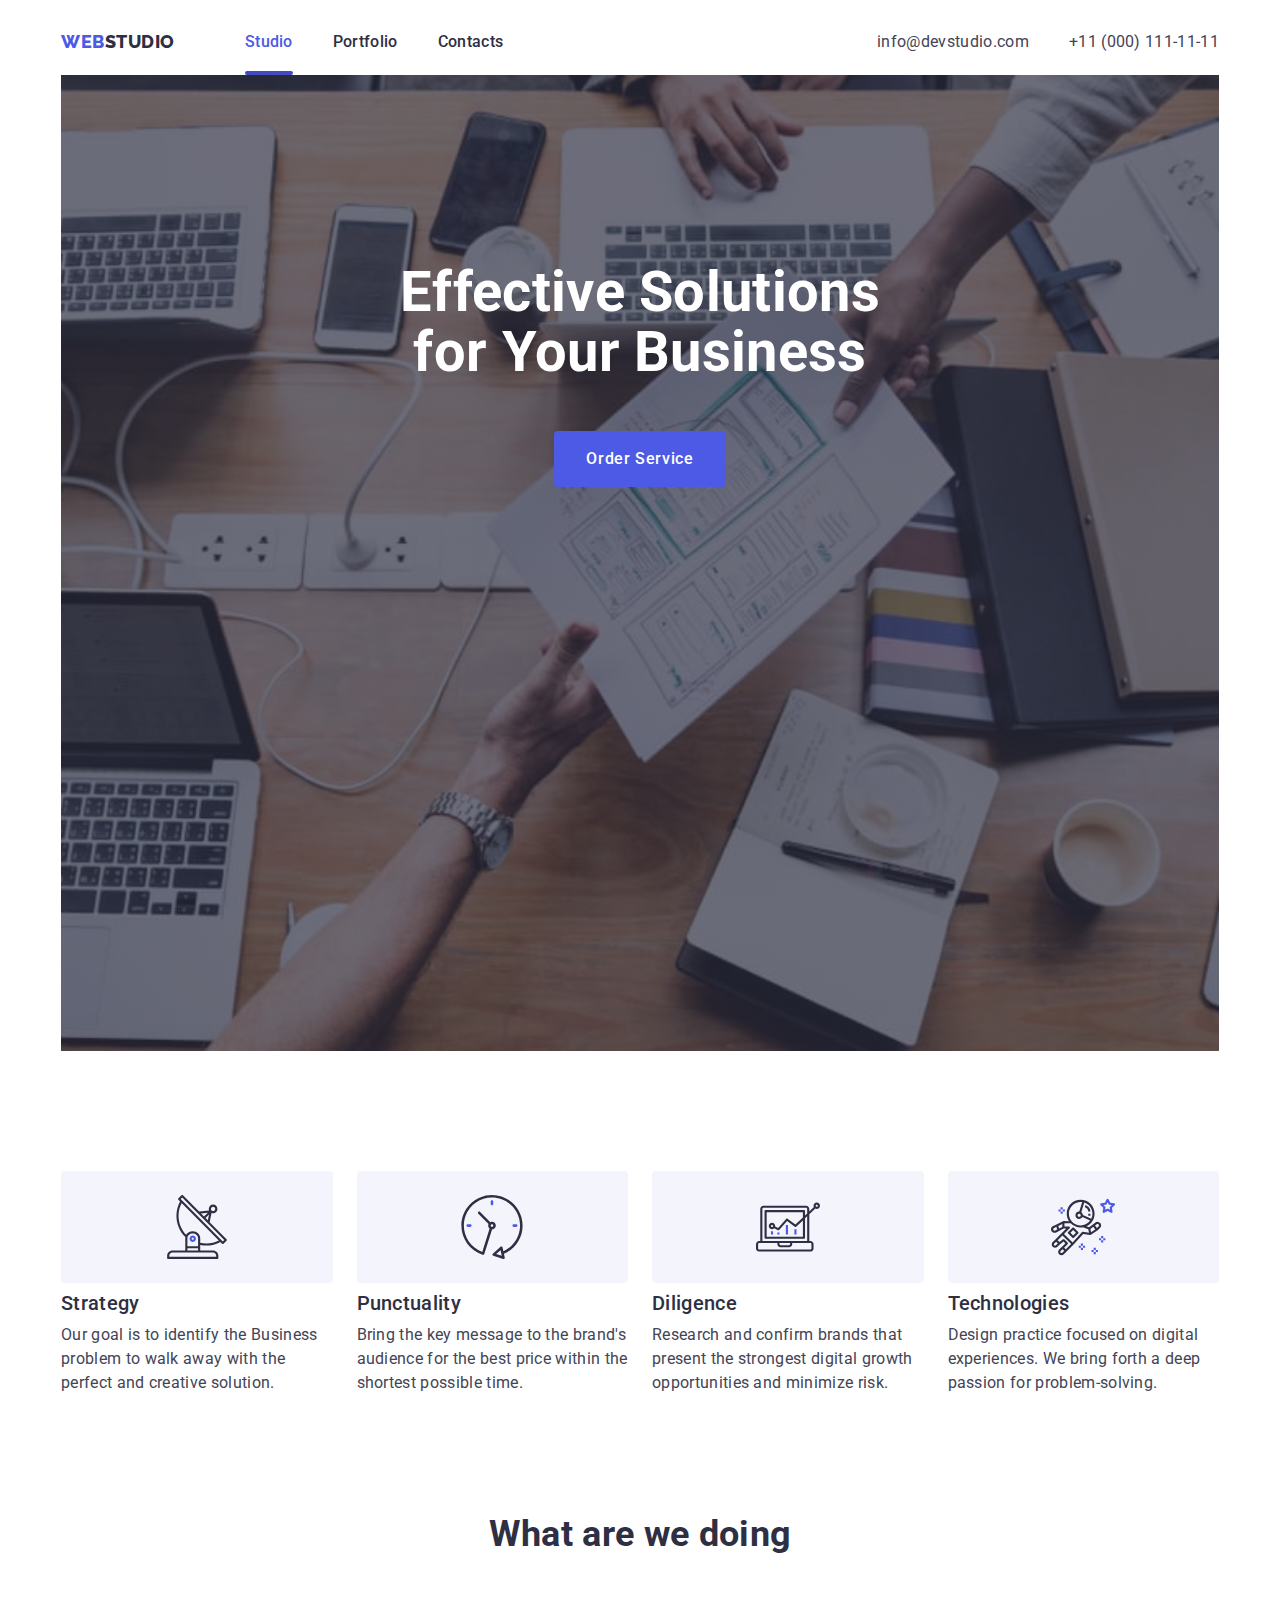
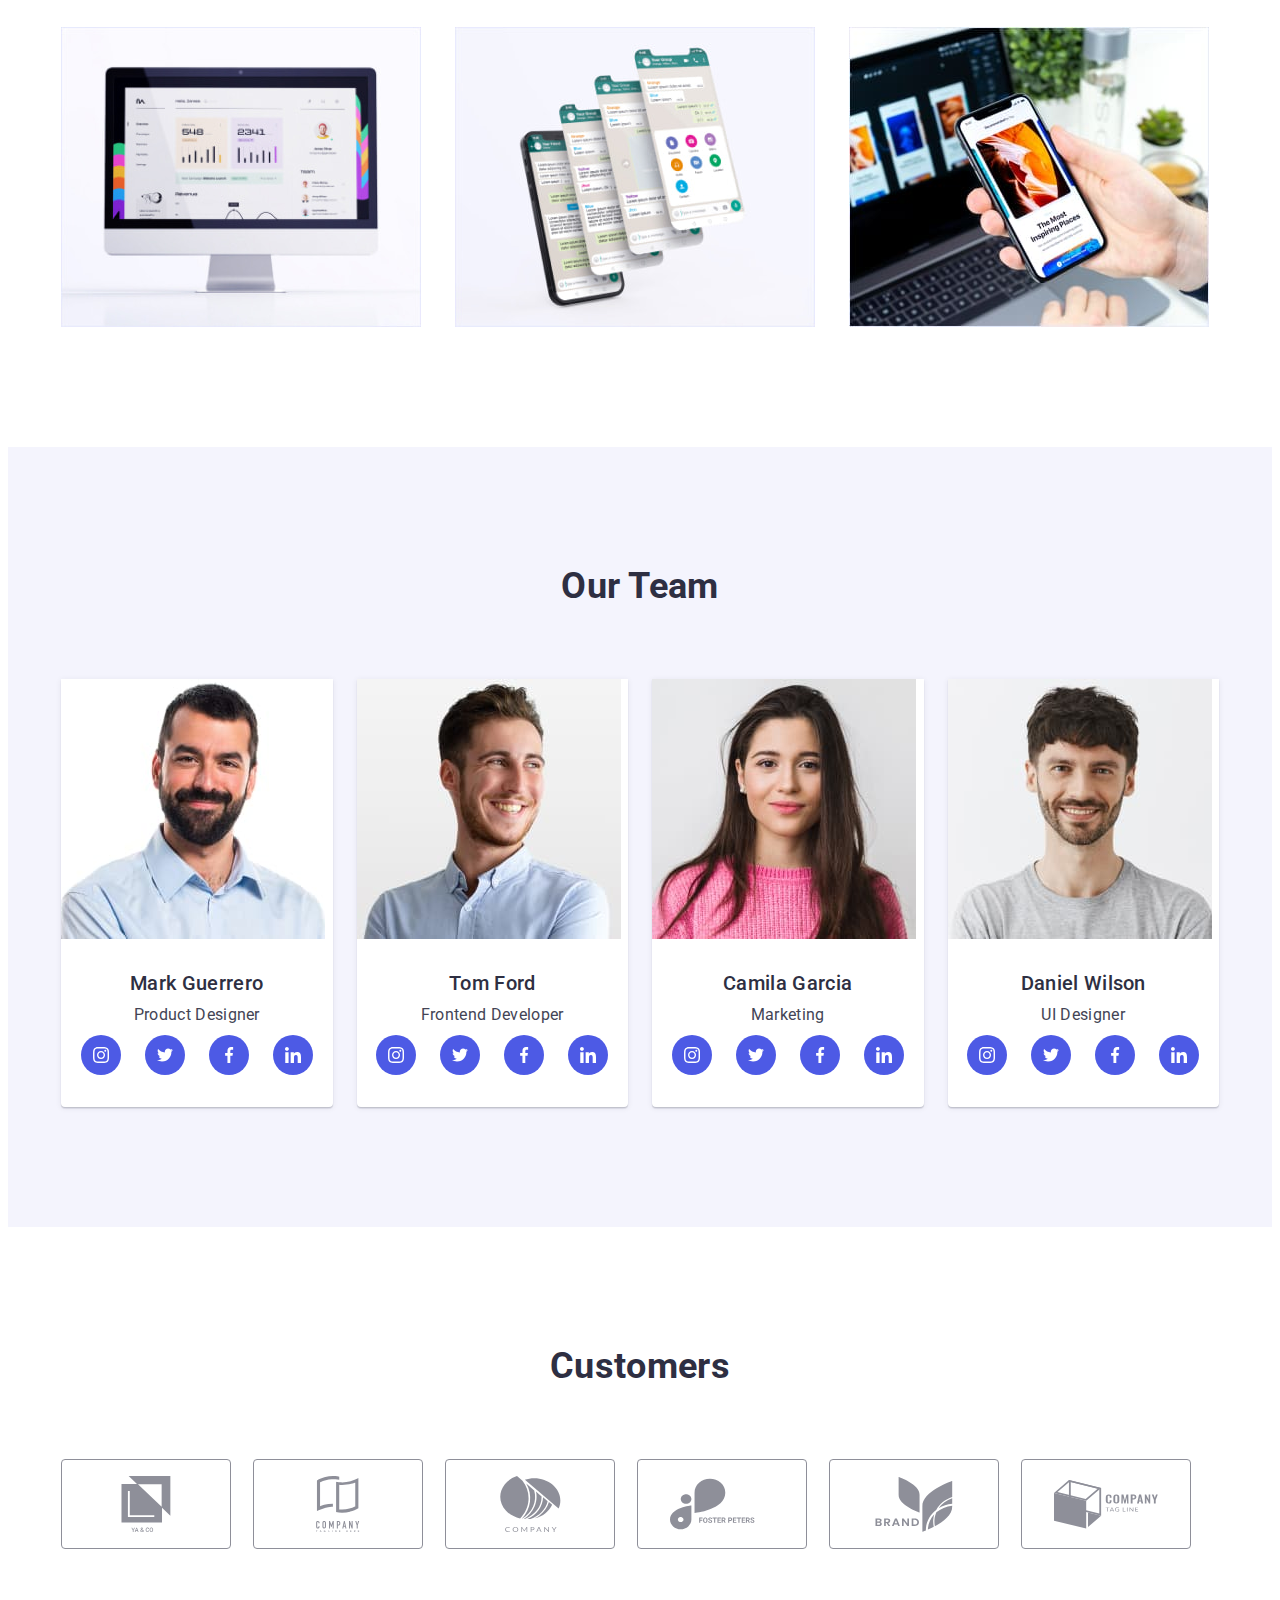
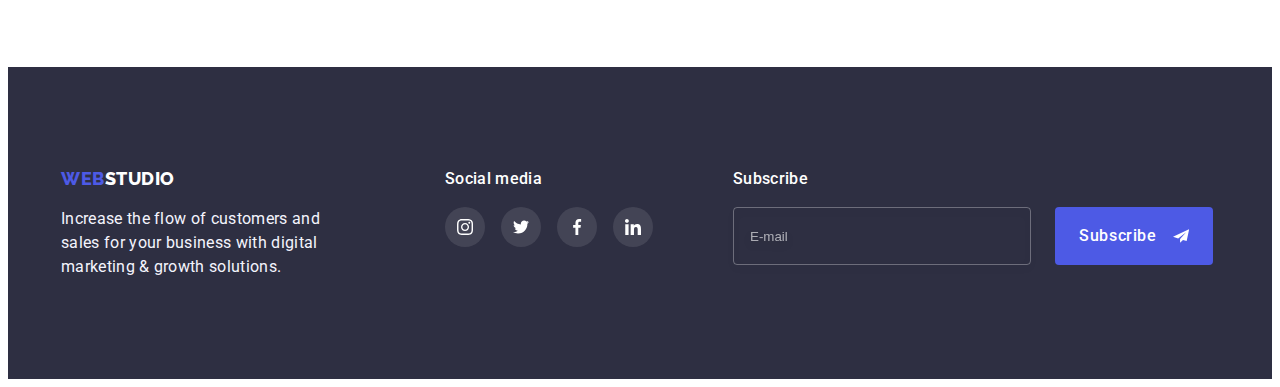
<file: index.html>
<!DOCTYPE html>
<html lang="en">
  <head>
    <meta charset="UTF-8" />
    <meta http-equiv="X-UA-Compatible" content="IE=edge" />
    <meta name="viewport" content="width=device-width, initial-scale=1.0" />
    <title>WebStudio</title>
    <link rel="preconnect" href="https://fonts.googleapis.com" />
    <link rel="preconnect" href="https://fonts.gstatic.com" crossorigin />
    <link
      href="https://fonts.googleapis.com/css2?family=Raleway:wght@800&family=Roboto:wght@400;500;700&display=swap"
      rel="stylesheet"
    />

    <link
      rel="stylesheet"
      href="https://cdnjs.cloudflare.com/ajax/libs/modern-normalize/1.1.0/modern-normalize.min.css"
      integrity="sha512-wpPYUAdjBVSE4KJnH1VR1HeZfpl1ub8YT/NKx4PuQ5NmX2tKuGu6U/JRp5y+Y8XG2tV+wKQpNHVUX03MfMFn9Q=="
      crossorigin="anonymous"
      referrerpolicy="no-referrer"
    />

    <link rel="stylesheet" href="./css/styles.css" />
  </head>
  <body>
    <!--heder-->

    <header class="header-page">
      <div class="container">
        <div class="heder-container">
          <nav class="nav-items">
            <a href="./index.html" class="logo">
              <span class="logo-color">Web</span>Studio
            </a>

            <ul class="nav-menu list">
              <li>
                <a href="./index.html" class="nav-link current">Studio</a>
              </li>
              <li>
                <a href="./portfolio.html" class="nav-link">Portfolio</a>
              </li>
              <li><a href="" class="nav-link">Contacts</a></li>
            </ul>
          </nav>

          <button type="button" class="btn-mobile js-open-menu">
            <svg class="icon-burger" width="32" height="22">
              <use href="./images/icons.svg#icon-burger"></use>
            </svg>
          </button>

          <address class="address">
            <ul class="contact-menu list">
              <li>
                <a href="mailto:info@devstudio.com" class="contact-link"
                  >info@devstudio.com</a
                >
              </li>
              <li>
                <a href="tel:+110001111111" class="contact-link"
                  >+11 (000) 111-11-11</a
                >
              </li>
            </ul>
          </address>
        </div>
      </div>

      <div class="mob-box js-menu-container">
        <div class="container mob-menu">
          <button type="button" class="btn-mobil-close js-close-menu">
            <svg class="icon-close-mob" width="8" height="8">
              <use href="./images/icons.svg#icon-close"></use>
            </svg>
          </button>

          <nav>
            <ul class="nav-menu-mobil list">
              <li>
                <a href="./index.html" class="nav-link-mobil current">Studio</a>
              </li>
              <li>
                <a href="./portfolio.html" class="nav-link-mobil">Portfolio</a>
              </li>
              <li><a href="" class="nav-link-mobil">Contacts</a></li>
            </ul>
          </nav>

          <div>
            <address>
              <ul class="contact-menu-mobil list">
                <li class="tel-cont">
                  <a href="tel:+110001111111" class="contact-link-mobil tel"
                    >+11 (000) 111-11-11</a
                  >
                </li>
                <li>
                  <a
                    href="mailto:info@devstudio.com"
                    class="contact-link-mobil mail"
                    >info@devstudio.com</a
                  >
                </li>
              </ul>
            </address>
            <ul class="socials-list-mob list">
              <li class="social-item">
                <a href="" class="social-link">
                  <svg class="icon-social" width="24" height="24">
                    <use href="./images/icons.svg#icon-instagram"></use>
                  </svg>
                </a>
              </li>
              <li class="social-item">
                <a href="" class="social-link">
                  <svg class="icon-social" width="24" height="24">
                    <use href="./images/icons.svg#icon-twitter"></use>
                  </svg>
                </a>
              </li>
              <li class="social-item">
                <a href="" class="social-link">
                  <svg class="icon-social" width="24" height="24">
                    <use href="./images/icons.svg#icon-facebook"></use>
                  </svg>
                </a>
              </li>
              <li class="social-item">
                <a href="" class="social-link">
                  <svg class="icon-social" width="24" height="24">
                    <use href="./images/icons.svg#icon-linkedin"></use>
                  </svg>
                </a>
              </li>
            </ul>
          </div>
        </div>
      </div>
    </header>

    <!-- MOBIL MENU  -->

    <main>
      <!--hero-->

      <section class="hero">
        <div class="container">
          <h1 class="hero-title">Effective Solutions for Your Business</h1>
          <button type="button" class="hero-button" data-modal-open>
            Order Service
          </button>
        </div>
      </section>

      <!--Benefits-->

      <section class="section benefits">
        <div class="container">
          <div class="benefits-container">
            <h2 class="section-title visually-hidden">Benefits</h2>

            <ul class="section-items list">
              <li class="benefits-item">
                <div class="icon-container">
                  <svg class="icon-bgr" width="64" height="64">
                    <use href="./images/icons.svg#icon-antenna1"></use>
                  </svg>
                </div>
                <h3 class="section-subtitle title-mobil">Strategy</h3>
                <p class="section-text">
                  Our goal is to identify the Business problem to walk away with
                  the perfect and creative solution.
                </p>
              </li>

              <li class="benefits-item">
                <div class="icon-container">
                  <svg class="icon-bgr" width="64" height="64">
                    <use href="./images/icons.svg#icon-clock2"></use>
                  </svg>
                </div>
                <h3 class="section-subtitle title-mobil">Punctuality</h3>
                <p class="section-text">
                  Bring the key message to the brand's audience for the best
                  price within the shortest possible time.
                </p>
              </li>

              <li class="benefits-item">
                <div class="icon-container">
                  <svg class="icon-bgr" width="64" height="64">
                    <use href="./images/icons.svg#icon-diagram3"></use>
                  </svg>
                </div>
                <h3 class="section-subtitle title-mobil">Diligence</h3>
                <p class="section-text">
                  Research and confirm brands that present the strongest digital
                  growth opportunities and minimize risk.
                </p>
              </li>

              <li class="benefits-item">
                <div class="icon-container">
                  <svg class="icon-bgr" width="64" height="64">
                    <use href="./images/icons.svg#icon-astronaut4"></use>
                  </svg>
                </div>
                <h3 class="section-subtitle title-mobil">Technologies</h3>
                <p class="section-text">
                  Design practice focused on digital experiences. We bring forth
                  a deep passion for problem-solving.
                </p>
              </li>
            </ul>
          </div>
        </div>
      </section>

      <!-- services -->

      <section class="section container-hide no-padding">
        <div class="container">
          <h2 class="section-title">What are we doing</h2>

          <ul class="section-items list">
            <li class="services-item">
              <img
                srcset="./images/img1.jpg 1x, ./images/img1@2x.jpg 2x"
                src="./images/img1.jpg"
                alt="diagram"
                width="360"
              />
            </li>
            <li class="services-item">
              <img
                srcset="./images/img2.jpg 1x, ./images/img2@2x.jpg 2x"
                src="./images/img2.jpg"
                alt="telephone"
                width="360"
              />
            </li>
            <li class="services-item">
              <img
                srcset="./images/img3.jpg 1x, ./images/img3@2x.jpg 2x"
                src="./images/img3.jpg"
                alt="telephone hand"
                width="360"
              />
            </li>
          </ul>
        </div>
      </section>

      <!--team-->

      <section class="section team">
        <div class="container more-padding">
          <h2 class="section-title">Our Team</h2>

          <ul class="section-items list">
            <li class="team-item">
              <img
                srcset="./images/img-3.jpg 1x, ./images/img-3@2x.jpg 2x"
                src="./images/img-3.jpg"
                alt="Mark Guerrero"
                width="264"
              />
              <div class="team-card">
                <h3 class="section-subtitle">Mark Guerrero</h3>
                <p class="section-text">Product Designer</p>

                <ul class="socials-list list">
                  <li class="social-item">
                    <a href="" class="social-link">
                      <svg class="icon-social" width="16" height="16">
                        <use href="./images/icons.svg#icon-instagram"></use>
                      </svg>
                    </a>
                  </li>
                  <li class="social-item">
                    <a href="" class="social-link">
                      <svg class="icon-social" width="16" height="16">
                        <use href="./images/icons.svg#icon-twitter"></use>
                      </svg>
                    </a>
                  </li>
                  <li class="social-item">
                    <a href="" class="social-link">
                      <svg class="icon-social" width="16" height="16">
                        <use href="./images/icons.svg#icon-facebook"></use>
                      </svg>
                    </a>
                  </li>
                  <li class="social-item">
                    <a href="" class="social-link">
                      <svg class="icon-social" width="16" height="16">
                        <use href="./images/icons.svg#icon-linkedin"></use>
                      </svg>
                    </a>
                  </li>
                </ul>
              </div>
            </li>

            <li class="team-item">
              <img
                srcset="./images/img-2.jpg 1x, ./images/img-2@2x.jpg 2x"
                src="./images/img-2.jpg"
                alt="Tom Ford"
                width="264"
              />
              <div class="team-card">
                <h3 class="section-subtitle">Tom Ford</h3>
                <p class="section-text">Frontend Developer</p>
                <ul class="socials-list list">
                  <li class="social-item">
                    <a href="" class="social-link">
                      <svg class="icon-social" width="16" height="16">
                        <use href="./images/icons.svg#icon-instagram"></use>
                      </svg>
                    </a>
                  </li>
                  <li class="social-item">
                    <a href="" class="social-link">
                      <svg class="icon-social" width="16" height="16">
                        <use href="./images/icons.svg#icon-twitter"></use>
                      </svg>
                    </a>
                  </li>
                  <li class="social-item">
                    <a href="" class="social-link">
                      <svg class="icon-social" width="16" height="16">
                        <use href="./images/icons.svg#icon-facebook"></use>
                      </svg>
                    </a>
                  </li>
                  <li class="social-item">
                    <a href="" class="social-link">
                      <svg class="icon-social" width="16" height="16">
                        <use href="./images/icons.svg#icon-linkedin"></use>
                      </svg>
                    </a>
                  </li>
                </ul>
              </div>
            </li>

            <li class="team-item">
              <img
                srcset="./images/img-1.jpg 1x, ./images/img-1@2x.jpg 2x"
                src="./images/img-1.jpg"
                alt="Camila Garcia"
                width="264"
              />
              <div class="team-card">
                <h3 class="section-subtitle">Camila Garcia</h3>
                <p class="section-text">Marketing</p>
                <ul class="socials-list list">
                  <li class="social-item">
                    <a href="" class="social-link">
                      <svg class="icon-social" width="16" height="16">
                        <use href="./images/icons.svg#icon-instagram"></use>
                      </svg>
                    </a>
                  </li>
                  <li class="social-item">
                    <a href="" class="social-link">
                      <svg class="icon-social" width="16" height="16">
                        <use href="./images/icons.svg#icon-twitter"></use>
                      </svg>
                    </a>
                  </li>
                  <li class="social-item">
                    <a href="" class="social-link">
                      <svg class="icon-social" width="16" height="16">
                        <use href="./images/icons.svg#icon-facebook"></use>
                      </svg>
                    </a>
                  </li>
                  <li class="social-item">
                    <a href="" class="social-link">
                      <svg class="icon-social" width="16" height="16">
                        <use href="./images/icons.svg#icon-linkedin"></use>
                      </svg>
                    </a>
                  </li>
                </ul>
              </div>
            </li>

            <li class="team-item">
              <img
                srcset="./images/img.jpg 1x, ./images/img@2x.jpg 2x"
                src="./images/img.jpg"
                alt="Camila Garcia"
                width="264"
              />
              <div class="team-card">
                <h3 class="section-subtitle">Daniel Wilson</h3>
                <p class="section-text">UI Designer</p>
                <ul class="socials-list list">
                  <li class="social-item">
                    <a href="" class="social-link">
                      <svg class="icon-social" width="16" height="16">
                        <use href="./images/icons.svg#icon-instagram"></use>
                      </svg>
                    </a>
                  </li>
                  <li class="social-item">
                    <a href="" class="social-link">
                      <svg class="icon-social" width="16" height="16">
                        <use href="./images/icons.svg#icon-twitter"></use>
                      </svg>
                    </a>
                  </li>
                  <li class="social-item">
                    <a href="" class="social-link">
                      <svg class="icon-social" width="16" height="16">
                        <use href="./images/icons.svg#icon-facebook"></use>
                      </svg>
                    </a>
                  </li>
                  <li class="social-item">
                    <a href="" class="social-link">
                      <svg class="icon-social" width="16" height="16">
                        <use href="./images/icons.svg#icon-linkedin"></use>
                      </svg>
                    </a>
                  </li>
                </ul>
              </div>
            </li>
          </ul>
        </div>
      </section>
      <section class="section">
        <div class="container more-padding">
          <h2 class="section-title">Customers</h2>

          <ul class="section-items company-items list">
            <li class="company">
              <a href="" class="company-link">
                <svg class="company-icon" width="104" height="56">
                  <use href="./images/icons.svg#icon-logo1"></use>
                </svg>
              </a>
            </li>

            <li class="company">
              <a href="" class="company-link">
                <svg class="company-icon" width="104" height="56">
                  <use href="./images/icons.svg#icon-logo2"></use>
                </svg>
              </a>
            </li>
            <li class="company">
              <a href="" class="company-link">
                <svg class="company-icon" width="104" height="56">
                  <use href="./images/icons.svg#icon-logo3"></use>
                </svg>
              </a>
            </li>
            <li class="company">
              <a href="" class="company-link">
                <svg class="company-icon" width="104" height="56">
                  <use href="./images/icons.svg#icon-logo4"></use>
                </svg>
              </a>
            </li>
            <li class="company">
              <a href="" class="company-link">
                <svg class="company-icon" width="104" height="56">
                  <use href="./images/icons.svg#icon-logo5"></use>
                </svg>
              </a>
            </li>
            <li class="company">
              <a href="" class="company-link">
                <svg class="company-icon" width="104" height="56">
                  <use href="./images/icons.svg#icon-logo6"></use>
                </svg>
              </a>
            </li>
          </ul>
        </div>
      </section>
    </main>

    <!--footer-->

    <footer class="footer-page">
      <div class="container more-padding footer">
        <div class="footer-box">
          <a href="./index.html" class="logo">
            <span class="logo-color">Web</span
            ><span class="footer-logo-color">Studio</span>
          </a>
          <p class="footer-text">
            Increase the flow of customers and sales for your business with
            digital marketing & growth solutions.
          </p>
        </div>

        <div class="icon-box">
          <h3 class="subtitle-footer">Social media</h3>

          <ul class="socials-footer list">
            <li class="social-item-footer">
              <a href="" class="social-link-footer">
                <svg class="icon-social-footer" width="16" height="16">
                  <use href="./images/icons.svg#icon-instagram"></use>
                </svg>
              </a>
            </li>
            <li class="social-item-footer">
              <a href="" class="social-link-footer">
                <svg class="icon-social-footer" width="16" height="16">
                  <use href="./images/icons.svg#icon-twitter"></use>
                </svg>
              </a>
            </li>
            <li class="social-item-footer">
              <a href="" class="social-link-footer">
                <svg class="icon-social-footer" width="16" height="16">
                  <use href="./images/icons.svg#icon-facebook"></use>
                </svg>
              </a>
            </li>
            <li class="social-item-footer">
              <a href="" class="social-link-footer">
                <svg class="icon-social-footer" width="16" height="16">
                  <use href="./images/icons.svg#icon-linkedin"></use>
                </svg>
              </a>
            </li>
          </ul>
        </div>

        <div class="footer-form-box">
          <h3 class="subtitle-footer">Subscribe</h3>
          <form name="subscribe" class="form-box">
            <label for="email" class="visually-hidden"> Email</label>
            <input type="email" name="email" id="email" placeholder="E-mail" />

            <button type="submit" class="btn-form">
              Subscribe
              <svg class="icon-social-footer subscribe" width="16" height="16">
                <use href="./images/icons.svg#icon-send"></use>
              </svg>
            </button>
          </form>
        </div>
      </div>
    </footer>

    <!--modal-->

    <div class="backdrop is-hidden" data-modal>
      <div class="modal">
        <button type="button" class="btn-modal" data-modal-close>
          <svg class="icon-close" width="8" height="8">
            <use href="./images/icons.svg#icon-close"></use>
          </svg>
        </button>

        <form name="contact-form">
          <div class="form-modal" role="group" aria-labelledby="call-back">
            <p id="call-back" class="form-title">
              Leave your contacts and we will call you back
            </p>

            <div class="form-item">
              <label for="name"> Name</label>
              <div class="input-form">
                <input type="text" name="name" id="name" required autofocus />
                <svg class="icon-form" width="18" height="18">
                  <use href="./images/icons.svg#icon-name"></use>
                </svg>
              </div>
            </div>

            <div class="form-item">
              <label for="phone"> Phone</label>
              <div class="input-form">
                <input type="tel" name="phone" id="phone" required />
                <svg class="icon-form" width="18" height="24">
                  <use href="./images/icons.svg#icon-phone"></use>
                </svg>
              </div>
            </div>

            <div class="form-item">
              <label for="mail"> Email</label>
              <div class="input-form">
                <input type="email" name="mail" id="mail" required />
                <svg class="icon-form" width="18" height="24">
                  <use href="./images/icons.svg#icon-mail"></use>
                </svg>
              </div>
            </div>

            <div class="form-item coment">
              <label for="comment">Comment</label>
              <textarea
                placeholder="Text input"
                name="comment"
                id="comment"
              ></textarea>
            </div>

            <div class="privacy-policy">
              <label>
                <input
                  class="checkbox visually-hidden"
                  type="checkbox"
                  name="privacy-policy"
                  value="privacy-policy"
                  required
                />
                <span class="icon-check"></span>
                <span>
                  I accept the terms and conditions of the
                  <a href="#">Privacy Policy</a></span
                >
              </label>
            </div>

            <button type="submit" class="btn-form send">Send</button>
          </div>
        </form>
      </div>
    </div>

    <script src="./js/mobile-menu.js"></script>

    <script src="./js/modal.js"></script>
  </body>
</html>
</file>
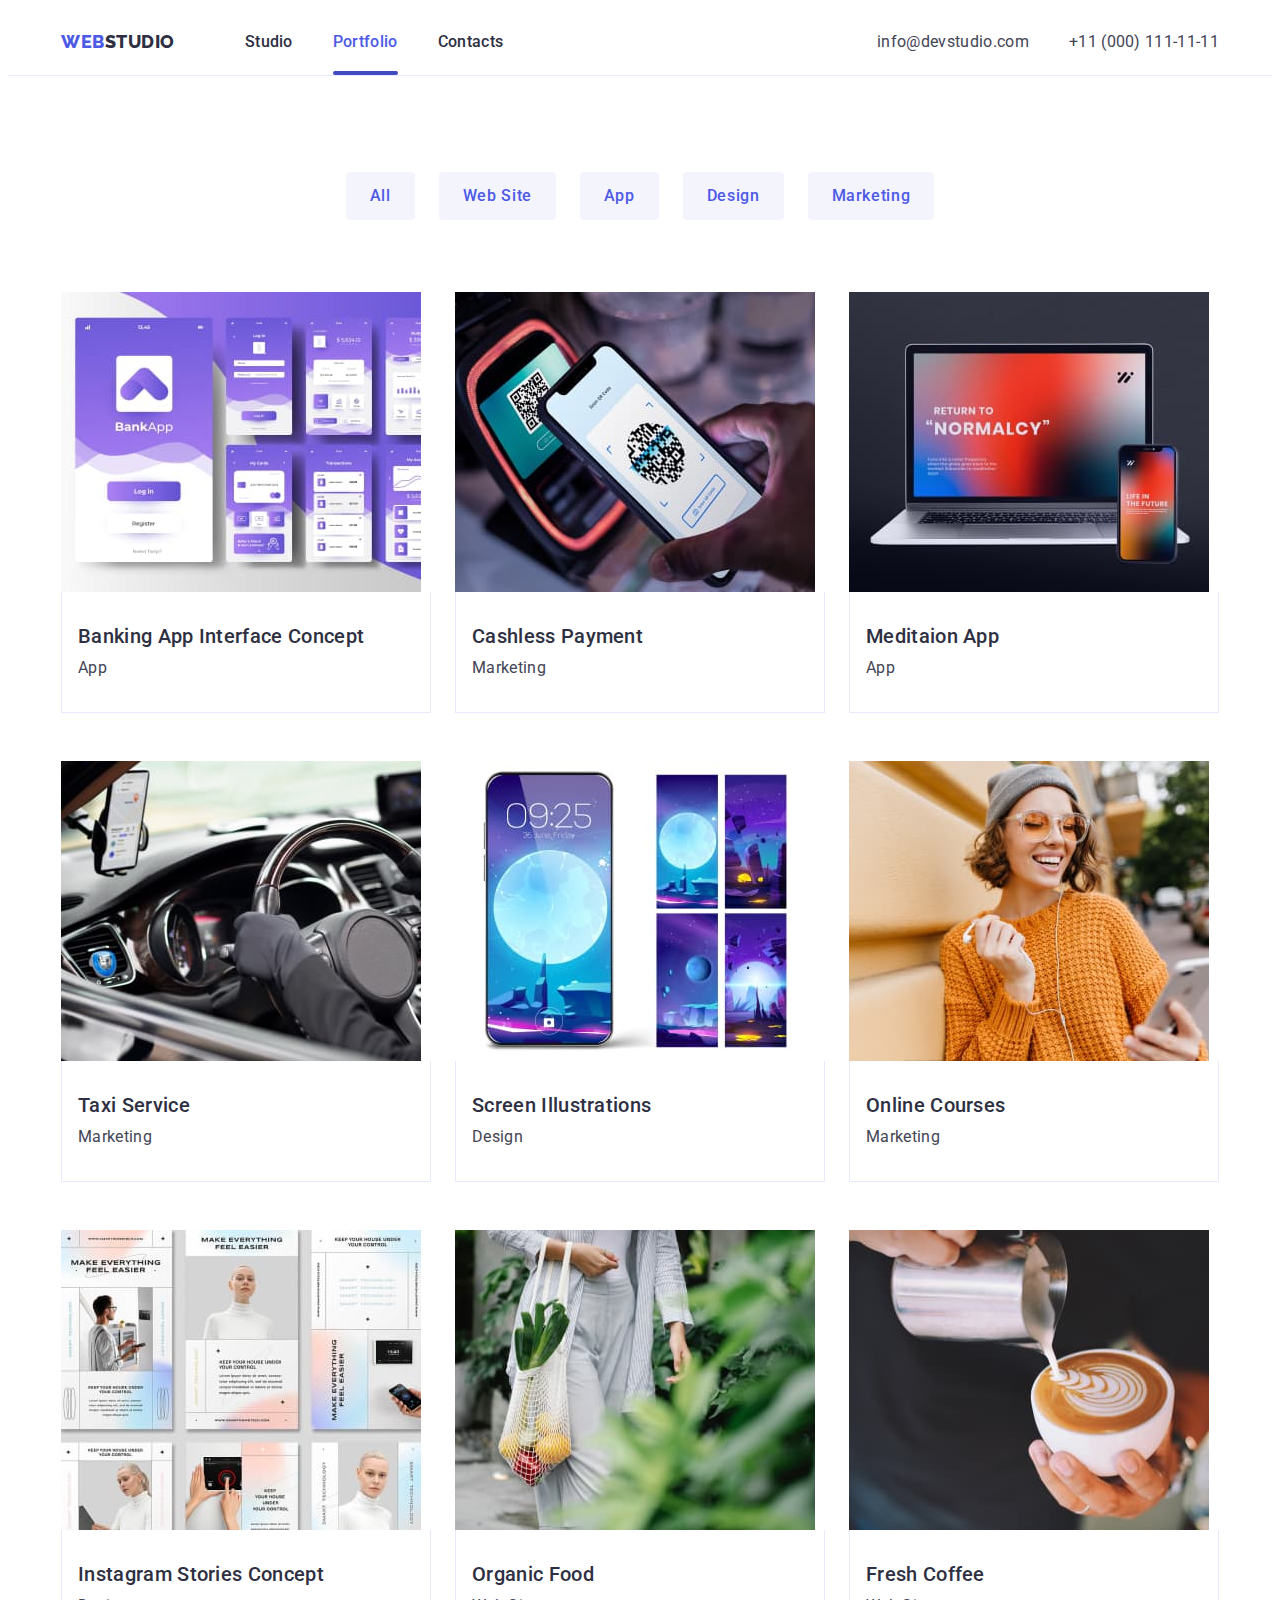
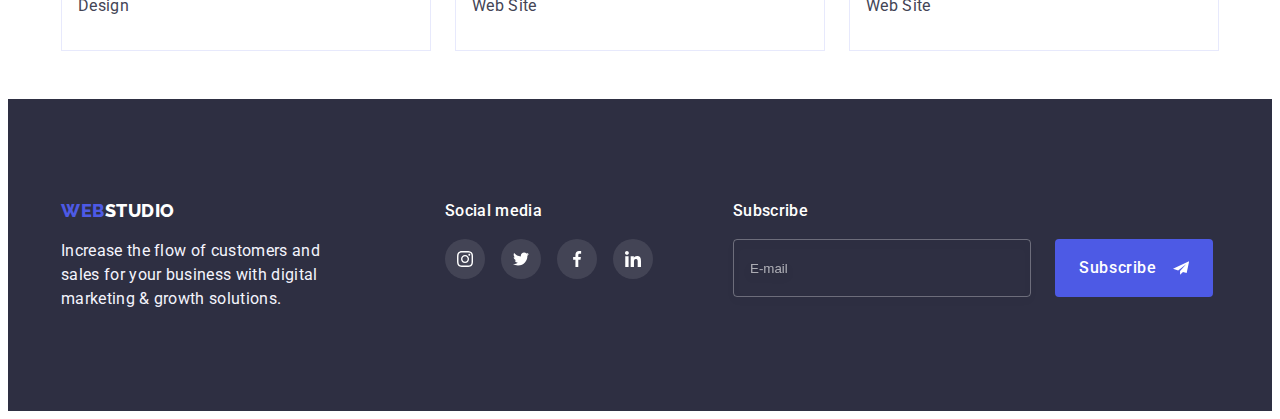
<file: portfolio.html>
<!DOCTYPE html>
<html lang="en">
  <head>
    <meta charset="UTF-8" />
    <meta http-equiv="X-UA-Compatible" content="IE=edge" />
    <meta name="viewport" content="width=device-width, initial-scale=1.0" />
    <title>Portfolio</title>
    <link rel="preconnect" href="https://fonts.googleapis.com" />
    <link rel="preconnect" href="https://fonts.gstatic.com" crossorigin />
    <link
      href="https://fonts.googleapis.com/css2?family=Raleway:wght@800&family=Roboto:wght@400;500;700&display=swap"
      rel="stylesheet"
    />
    <link
      rel="stylesheet"
      href="https://cdnjs.cloudflare.com/ajax/libs/modern-normalize/1.1.0/modern-normalize.min.css"
      integrity="sha512-wpPYUAdjBVSE4KJnH1VR1HeZfpl1ub8YT/NKx4PuQ5NmX2tKuGu6U/JRp5y+Y8XG2tV+wKQpNHVUX03MfMFn9Q=="
      crossorigin="anonymous"
      referrerpolicy="no-referrer"
    />
    <link rel="stylesheet" href="./css/styles.css" />
  </head>
  <body>
    <!--heder-->
    <header class="header-page portfolio">
      <div class="container">
        <div class="heder-container">
          <nav class="nav-items">
            <a href="./index.html" class="logo">
              <span class="logo-color">Web</span>Studio
            </a>

            <ul class="nav-menu list">
              <li>
                <a href="./index.html" class="nav-link">Studio</a>
              </li>
              <li>
                <a href="./portfolio.html" class="nav-link current"
                  >Portfolio</a
                >
              </li>
              <li><a href="" class="nav-link">Contacts</a></li>
            </ul>
          </nav>

          <button type="button" class="btn-mobile js-open-menu">
            <svg class="icon-burger" width="32" height="22">
              <use href="./images/icons.svg#icon-burger"></use>
            </svg>
          </button>

          <address class="address">
            <ul class="contact-menu list">
              <li>
                <a href="mailto:info@devstudio.com" class="contact-link"
                  >info@devstudio.com</a
                >
              </li>
              <li>
                <a href="tel:+110001111111" class="contact-link"
                  >+11 (000) 111-11-11</a
                >
              </li>
            </ul>
          </address>
        </div>
      </div>

      <div class="mob-box js-menu-container">
        <div class="container mob-menu">
          <button type="button" class="btn-mobil-close js-close-menu">
            <svg class="icon-close-mob" width="8" height="8">
              <use href="./images/icons.svg#icon-close"></use>
            </svg>
          </button>

          <nav>
            <ul class="nav-menu-mobil list">
              <li>
                <a href="./index.html" class="nav-link-mobil">Studio</a>
              </li>
              <li>
                <a href="./portfolio.html" class="nav-link-mobil current"
                  >Portfolio</a
                >
              </li>
              <li><a href="" class="nav-link-mobil">Contacts</a></li>
            </ul>
          </nav>

          <div>
            <address>
              <ul class="contact-menu-mobil list">
                <li class="tel-cont">
                  <a href="tel:+110001111111" class="contact-link-mobil tel"
                    >+11 (000) 111-11-11</a
                  >
                </li>
                <li>
                  <a
                    href="mailto:info@devstudio.com"
                    class="contact-link-mobil mail"
                    >info@devstudio.com</a
                  >
                </li>
              </ul>
            </address>
            <ul class="socials-list-mob list">
              <li class="social-item">
                <a href="" class="social-link">
                  <svg class="icon-social" width="24" height="24">
                    <use href="./images/icons.svg#icon-instagram"></use>
                  </svg>
                </a>
              </li>
              <li class="social-item">
                <a href="" class="social-link">
                  <svg class="icon-social" width="24" height="24">
                    <use href="./images/icons.svg#icon-twitter"></use>
                  </svg>
                </a>
              </li>
              <li class="social-item">
                <a href="" class="social-link">
                  <svg class="icon-social" width="24" height="24">
                    <use href="./images/icons.svg#icon-facebook"></use>
                  </svg>
                </a>
              </li>
              <li class="social-item">
                <a href="" class="social-link">
                  <svg class="icon-social" width="24" height="24">
                    <use href="./images/icons.svg#icon-linkedin"></use>
                  </svg>
                </a>
              </li>
            </ul>
          </div>
        </div>
      </div>
    </header>

    <main>
      <!--portfolio-->
      <section class="section portfolio no-padding">
        <div class="container">
          <h1 class="section-title visually-hidden">Portfolio</h1>
          <ul class="items-btn list">
            <li><button type="button" class="portfolio-btn">All</button></li>
            <li>
              <button type="button" class="portfolio-btn">Web Site</button>
            </li>
            <li><button type="button" class="portfolio-btn">App</button></li>
            <li><button type="button" class="portfolio-btn">Design</button></li>
            <li>
              <button type="button" class="portfolio-btn">Marketing</button>
            </li>
          </ul>

          <ul class="portfolio-items list">
            <li class="portfolio-panel">
              <a href="" class="portfolio-link">
                <div class="overlay-box">
                  <picture>
                    <source
                      srcset="
                        ./images/img08-desk.jpg    1x,
                        ./images/img08-desk@2x.jpg 2x
                      "
                      media="(min-width:1200px)"
                    />

                    <source
                      srcset="
                        ./images/img08-tabl.jpg    1x,
                        ./images/img08-tabl@2x.jpg 2x
                      "
                      media="(min-width:768px)"
                    />
                    <source
                      srcset="
                        ./images/img08-mob.jpg    1x,
                        ./images/img08-mob@2x.jpg 2x
                      "
                      media="(max-width:767px)"
                    />
                    <img src="./images/img08.jpg" alt="portfolio picture" />
                  </picture>

                  <div class="content-overlay">
                    <p class="overley-text">
                      14 Stylish and User-Friendly App Design Concepts · Task
                      Manager App · Calorie Tracker App · Exotic Fruit Ecommerce
                      App · Cloud Storage App
                    </p>
                  </div>
                </div>
                <div class="portfolio-card">
                  <h2 class="section-subtitle portfolio">
                    Banking App Interface Concept
                  </h2>
                  <p class="section-text">App</p>
                </div>
              </a>
            </li>
            <li class="portfolio-panel">
              <a href="" class="portfolio-link">
                <div class="overlay-box">
                  <picture>
                    <source
                      srcset="
                        ./images/img07-desk.jpg    1x,
                        ./images/img07-desk@2x.jpg 2x
                      "
                      media="(min-width:1200px)"
                    />
                    <source
                      srcset="
                        ./images/img07-tabl.jpg    1x,
                        ./images/img07-tabl@2x.jpg 2x
                      "
                      media="(min-width:768px)"
                    />
                    <source
                      srcset="
                        ./images/img07-mob.jpg    1x,
                        ./images/img07-mob@2x.jpg 2x
                      "
                      media="(max-width:767px)"
                    />

                    <img src="./images/img07.jpg" alt="portfolio picture" />
                  </picture>
                  <div class="content-overlay">
                    <p class="overley-text">
                      14 Stylish and User-Friendly App Design Concepts · Task
                      Manager App · Calorie Tracker App · Exotic Fruit Ecommerce
                      App · Cloud Storage App
                    </p>
                  </div>
                </div>

                <div class="portfolio-card">
                  <h2 class="section-subtitle portfolio">Cashless Payment</h2>
                  <p class="section-text">Marketing</p>
                </div>
              </a>
            </li>
            <li class="portfolio-panel">
              <a href="" class="portfolio-link">
                <div class="overlay-box">
                  <picture>
                    <source
                      srcset="
                        ./images/img06-desk.jpg    1x,
                        ./images/img06-desk@2x.jpg 2x
                      "
                      media="(min-width:1200px)"
                    />
                    <source
                      srcset="
                        ./images/img06-tabl.jpg    1x,
                        ./images/img06-tabl@2x.jpg 2x
                      "
                      media="(min-width:768px)"
                    />
                    <source
                      srcset="
                        ./images/img06-mob.jpg    1x,
                        ./images/img06-mob@2x.jpg 2x
                      "
                      media="(max-width:767px)"
                    />
                    <img src="./images/img06.jpg" alt="portfolio picture" />
                  </picture>
                  <div class="content-overlay">
                    <p class="overley-text">
                      14 Stylish and User-Friendly App Design Concepts · Task
                      Manager App · Calorie Tracker App · Exotic Fruit Ecommerce
                      App · Cloud Storage App
                    </p>
                  </div>
                </div>
                <div class="portfolio-card">
                  <h2 class="section-subtitle portfolio">Meditaion App</h2>
                  <p class="section-text">App</p>
                </div>
              </a>
            </li>
            <li class="portfolio-panel">
              <a href="" class="portfolio-link">
                <div class="overlay-box">
                  <picture>
                    <source
                      srcset="
                        ./images/img05-desk.jpg    1x,
                        ./images/img05-desk@2x.jpg 2x
                      "
                      media="(min-width:1200px)"
                    />
                    <source
                      srcset="
                        ./images/img05-tabl.jpg    1x,
                        ./images/img05-tabl@2x.jpg 2x
                      "
                      media="(min-width:768px)"
                    />
                    <source
                      srcset="
                        ./images/img05-mob.jpg    1x,
                        ./images/img05-mob@2x.jpg 2x
                      "
                      media="(max-width:767px)"
                    />
                    <img src="./images/img05.jpg" alt="portfolio picture" />
                  </picture>
                  <div class="content-overlay">
                    <p class="overley-text">
                      14 Stylish and User-Friendly App Design Concepts · Task
                      Manager App · Calorie Tracker App · Exotic Fruit Ecommerce
                      App · Cloud Storage App
                    </p>
                  </div>
                </div>
                <div class="portfolio-card">
                  <h2 class="section-subtitle portfolio">Taxi Service</h2>
                  <p class="section-text">Marketing</p>
                </div>
              </a>
            </li>
            <li class="portfolio-panel">
              <a href="" class="portfolio-link">
                <div class="overlay-box">
                  <picture>
                    <source
                      srcset="
                        ./images/img04-desk.jpg    1x,
                        ./images/img04-desk@2x.jpg 2x
                      "
                      media="(min-width:1200px)"
                    />
                    <source
                      srcset="
                        ./images/img04-tabl.jpg    1x,
                        ./images/img04-tabl@2x.jpg 2x
                      "
                      media="(min-width:768px)"
                    />
                    <source
                      srcset="
                        ./images/img04-mob.jpg    1x,
                        ./images/img04-mob@2x.jpg 2x
                      "
                      media="(max-width:767px)"
                    />
                    <img src="./images/img04.jpg" alt="portfolio picture" />
                  </picture>
                  <div class="content-overlay">
                    <p class="overley-text">
                      14 Stylish and User-Friendly App Design Concepts · Task
                      Manager App · Calorie Tracker App · Exotic Fruit Ecommerce
                      App · Cloud Storage App
                    </p>
                  </div>
                </div>
                <div class="portfolio-card">
                  <h2 class="section-subtitle portfolio">
                    Screen Illustrations
                  </h2>
                  <p class="section-text">Design</p>
                </div>
              </a>
            </li>
            <li class="portfolio-panel">
              <a href="" class="portfolio-link">
                <div class="overlay-box">
                  <picture>
                    <source
                      srcset="
                        ./images/img03-desk.jpg    1x,
                        ./images/img03-desk@2x.jpg 2x
                      "
                      media="(min-width:1200px)"
                    />
                    <source
                      srcset="
                        ./images/img03-tabl.jpg    1x,
                        ./images/img03-tabl@2x.jpg 2x
                      "
                      media="(min-width:768px)"
                    />
                    <source
                      srcset="
                        ./images/img03-mob.jpg    1x,
                        ./images/img03-mob@2x.jpg 2x
                      "
                      media="(max-width:767px)"
                    />
                    <img src="./images/img03.jpg" alt="portfolio picture" />
                  </picture>
                  <div class="content-overlay">
                    <p class="overley-text">
                      14 Stylish and User-Friendly App Design Concepts · Task
                      Manager App · Calorie Tracker App · Exotic Fruit Ecommerce
                      App · Cloud Storage App
                    </p>
                  </div>
                </div>
                <div class="portfolio-card">
                  <h2 class="section-subtitle portfolio">Online Courses</h2>
                  <p class="section-text">Marketing</p>
                </div>
              </a>
            </li>
            <li class="portfolio-panel">
              <a href="" class="portfolio-link">
                <div class="overlay-box">
                  <div class="overlay-box">
                    <picture>
                      <source
                        srcset="
                          ./images/img02-desk.jpg    1x,
                          ./images/img02-desk@2x.jpg 2x
                        "
                        media="(min-width:1200px)"
                      />
                      <source
                        srcset="
                          ./images/img02-tabl.jpg    1x,
                          ./images/img02-tabl@2x.jpg 2x
                        "
                        media="(min-width:768px)"
                      />
                      <source
                        srcset="
                          ./images/img02-mob.jpg    1x,
                          ./images/img02-mob@2x.jpg 2x
                        "
                        media="(max-width:767px)"
                      />
                      <img src="./images/img02.jpg" alt="portfolio picture" />
                    </picture>
                    <div class="content-overlay">
                      <p class="overley-text">
                        14 Stylish and User-Friendly App Design Concepts · Task
                        Manager App · Calorie Tracker App · Exotic Fruit
                        Ecommerce App · Cloud Storage App
                      </p>
                    </div>
                  </div>
                  <div class="content-overlay">
                    <p class="overley-text">
                      14 Stylish and User-Friendly App Design Concepts · Task
                      Manager App · Calorie Tracker App · Exotic Fruit Ecommerce
                      App · Cloud Storage App
                    </p>
                  </div>
                </div>
                <div class="portfolio-card">
                  <h2 class="section-subtitle portfolio">
                    Instagram Stories Concept
                  </h2>
                  <p class="section-text">Design</p>
                </div>
              </a>
            </li>
            <li class="portfolio-panel">
              <a href="" class="portfolio-link">
                <div class="overlay-box">
                  <picture>
                    <source
                      srcset="
                        ./images/img01-desk.jpg    1x,
                        ./images/img01-desk@2x.jpg 2x
                      "
                      media="(min-width:1200px)"
                    />
                    <source
                      srcset="
                        ./images/img01-tabl.jpg    1x,
                        ./images/img01-tabl@2x.jpg 2x
                      "
                      media="(min-width:768px)"
                    />
                    <source
                      srcset="
                        ./images/img01-mob.jpg    1x,
                        ./images/img01-mob@2x.jpg 2x
                      "
                      media="(max-width:767px)"
                    />
                    <img src="./images/img01.jpg" alt="portfolio picture" />
                  </picture>
                  <div class="content-overlay">
                    <p class="overley-text">
                      14 Stylish and User-Friendly App Design Concepts · Task
                      Manager App · Calorie Tracker App · Exotic Fruit Ecommerce
                      App · Cloud Storage App
                    </p>
                  </div>
                </div>
                <div class="portfolio-card">
                  <h2 class="section-subtitle portfolio">Organic Food</h2>
                  <p class="section-text">Web Site</p>
                </div>
              </a>
            </li>
            <li class="portfolio-panel">
              <a href="" class="portfolio-link">
                <div class="overlay-box">
                  <picture>
                    <source
                      srcset="
                        ./images/img00-desk.jpg    1x,
                        ./images/img00-desk@2x.jpg 2x
                      "
                      media="(min-width:1200px)"
                    />
                    <source
                      srcset="
                        ./images/img00-tabl.jpg    1x,
                        ./images/img00-tabl@2x.jpg 2x
                      "
                      media="(min-width:768px)"
                    />
                    <source
                      srcset="
                        ./images/img00-mob.jpg    1x,
                        ./images/img00-mob@2x.jpg 2x
                      "
                      media="(max-width:767px)"
                    />
                    <img src="./images/img00.jpg" alt="portfolio picture" />
                  </picture>
                  <div class="content-overlay">
                    <p class="overley-text">
                      14 Stylish and User-Friendly App Design Concepts · Task
                      Manager App · Calorie Tracker App · Exotic Fruit Ecommerce
                      App · Cloud Storage App
                    </p>
                  </div>
                </div>
                <div class="portfolio-card">
                  <h2 class="section-subtitle portfolio">Fresh Coffee</h2>
                  <p class="section-text">Web Site</p>
                </div>
              </a>
            </li>
          </ul>
        </div>
      </section>
    </main>

    <!--footer-->
    <footer class="footer-page">
      <div class="container more-padding footer">
        <div class="footer-box">
          <a href="./index.html" class="logo">
            <span class="logo-color">Web</span
            ><span class="footer-logo-color">Studio</span>
          </a>
          <p class="footer-text">
            Increase the flow of customers and sales for your business with
            digital marketing & growth solutions.
          </p>
        </div>

        <div class="icon-box">
          <h3 class="subtitle-footer">Social media</h3>

          <ul class="socials-footer list">
            <li class="social-item-footer">
              <a href="" class="social-link-footer">
                <svg class="icon-social-footer" width="16" height="16">
                  <use href="./images/icons.svg#icon-instagram"></use>
                </svg>
              </a>
            </li>
            <li class="social-item-footer">
              <a href="" class="social-link-footer">
                <svg class="icon-social-footer" width="16" height="16">
                  <use href="./images/icons.svg#icon-twitter"></use>
                </svg>
              </a>
            </li>
            <li class="social-item-footer">
              <a href="" class="social-link-footer">
                <svg class="icon-social-footer" width="16" height="16">
                  <use href="./images/icons.svg#icon-facebook"></use>
                </svg>
              </a>
            </li>
            <li class="social-item-footer">
              <a href="" class="social-link-footer">
                <svg class="icon-social-footer" width="16" height="16">
                  <use href="./images/icons.svg#icon-linkedin"></use>
                </svg>
              </a>
            </li>
          </ul>
        </div>

        <div class="footer-form-box">
          <h3 class="subtitle-footer">Subscribe</h3>
          <form name="subscribe" class="form-box">
            <label for="email" class="visually-hidden"> Email</label>
            <input type="email" name="email" id="email" placeholder="E-mail" />

            <button type="submit" class="btn-form">
              Subscribe
              <svg class="icon-social-footer subscribe" width="16" height="16">
                <use href="./images/icons.svg#icon-send"></use>
              </svg>
            </button>
          </form>
        </div>
      </div>
    </footer>
    <script src="./js/mobile-menu.js"></script>
  </body>
</html>
</file>
<file: css/styles.css>
body {
  font-family: Roboto, sans-serif;
  font-size: 16px;
  line-height: 1.5;
  letter-spacing: 0.02em;

  color: var(--color-general);
  background-color: var(--title-text-color);
}

:root {
  --color-general: #2e2f42;
  --color-additional: #434455;
  --button-color: #4d5ae5;
  --btn-color-herro-hover: #404bbf;
  --title-text-color: #ffffff;
  --accent-color: #f4f4fd;
  --button-hover-color: #e7e9fc;
}

.container {
  max-width: 428px;
  padding-left: 15px;
  padding-right: 15px;
  margin-left: auto;
  margin-right: auto;
}

@media screen and (min-width: 768px) {
  .container {
    max-width: 768px;
  }
}

@media screen and (min-width: 1200px) {
  .container {
    max-width: 1158px;
  }
}

.list {
  list-style: none;
  margin: 0;
  padding: 0;
}

img {
  display: block;
  max-width: 100%;
  height: auto;
}

.visually-hidden {
  position: absolute;
  width: 1px;
  height: 1px;
  margin: -1px;
  border: 0;
  padding: 0;
  white-space: nowrap;
  clip-path: inset(100%);
  clip: rect(0 0 0 0);
  overflow: hidden;
}

/*HEDER*/
.header-page.portfolio {
  border-bottom: 1px solid var(--button-hover-color);
}
@media screen and (max-width: 767px) {
  .heder-container {
    display: flex;
    justify-content: space-between;
    align-items: center;
    padding-top: 24px;
    padding-bottom: 24px;
  }
}
@media screen and (min-width: 768px) {
  .heder-container {
    display: flex;
    align-items: flex-end;
    gap: 120px;
  }
}
@media screen and (min-width: 1200px) {
  .heder-container {
    align-items: center;
    gap: 40px;
  }
}

/*logo*/
.logo {
  display: block;
  font-family: Raleway, sans-serif;
  font-weight: 800;
  font-size: 18px;
  letter-spacing: 0.03em;
  text-transform: uppercase;
  text-decoration: none;
  line-height: 1.33;

  color: var(--color-general);
}
.logo-color {
  color: var(--button-color);
}

/*nav*/

@media screen and (max-width: 767px) {
  .icon-burger {
    stroke: var(--color-general);
    display: block;
  }
}

@media screen and (max-width: 767px) {
  .btn-mobile {
    border: none;
    background-color: transparent;
    cursor: pointer;
    padding: 0;
  }
}

@media screen and (min-width: 768px) {
  .icon-burger {
    display: none;
  }
}
@media screen and (min-width: 768px) {
  .btn-mobile {
    display: none;
  }
}

@media screen and (min-width: 768px) {
  .nav-items {
    display: flex;
    align-items: center;

    gap: 120px;
  }
}
@media screen and (min-width: 1200px) {
  .nav-items {
    align-items: center;
    flex-grow: 1;
    gap: 70px;
  }
}

@media screen and (max-width: 767px) {
  .nav-menu {
    display: none;
  }
}

@media screen and (min-width: 768px) {
  .nav-menu {
    display: flex;
    gap: 40px;
  }
}

@media screen and (min-width: 768px) {
  .nav-link {
    display: block;
    padding-top: 24px;
    padding-bottom: 24px;

    font-weight: 500;
    text-decoration: none;
    letter-spacing: 0.02em;
    line-height: 1.2;

    color: var(--color-general);
    transition: color 250ms cubic-bezier(0.4, 0, 0.2, 1);
  }
}

@media screen and (min-width: 768px) {
  .nav-link:hover,
  .nav-link:focus {
    color: var(--button-color);
  }
}

@media screen and (min-width: 768px) {
  .nav-link.current {
    position: relative;
    color: var(--button-color);
  }
}

@media screen and (min-width: 768px) {
  .nav-link.current::after {
    position: absolute;
    display: block;
    content: "";
    height: 4px;
    bottom: 0;

    width: 100%;
    background-color: var(--btn-color-herro-hover);
    border-radius: 2px;
  }
}

/*address*/

@media screen and (max-width: 767px) {
  .address {
    display: none;
  }
}

@media screen and (min-width: 768px) {
  .contact-menu {
    display: flex;
    flex-direction: column;
    gap: 4px;
  }
}

@media screen and (min-width: 1200px) {
  .contact-menu {
    flex-direction: row;
    gap: 40px;
  }
}

@media screen and (min-width: 768px) {
  .contact-link {
    font-weight: 400;
    font-size: 12px;
    line-height: 1.5px;

    text-decoration: none;
    font-style: normal;

    color: var(--color-additional);

    transition: color 250ms cubic-bezier;
  }
}

@media screen and (min-width: 1200px) {
  .contact-link {
    padding-bottom: 24px;
    padding-top: 24px;
    font-size: 16px;
  }
}

@media screen and (min-width: 1200px) {
  .contact-link:hover,
  .contact-link:focus {
    color: var(--button-color);
  }
}

@media screen and (min-width: 767px) {
  .mob-box {
    display: none;
  }
}

.mob-box {
  position: fixed;
  width: 100%;
  height: 100%;
  max-height: 796px;
  top: 0;
  left: 0;
  z-index: 10;

  background-color: var(--title-text-color);

  opacity: 0;
  visibility: hidden;
  pointer-events: none;

  transition: opacity 250ms cubic-bezier(0.4, 0, 0.2, 1),
    visibility 250ms cubic-bezier(0.4, 0, 0.2, 1);
}

.mob-box.is-open {
  opacity: 1;
  visibility: visible;
  pointer-events: auto;
}

.mob-menu {
  position: relative;
  width: 100%;
  height: 100%;
  padding: 80px 40px 40px 40px;
  display: flex;
  margin: 0 auto;
  flex-direction: column;
  justify-content: space-between;
}

.nav-link-mobil {
  display: inline-block;
  padding: 20px 0px;
  font-size: 36px;

  font-weight: 700;
  text-decoration: none;
  letter-spacing: 0.02em;
  line-height: 1.11;

  color: var(--color-general);
  transition: color 250ms cubic-bezier(0.4, 0, 0.2, 1);
}
.nav-link-mobil.current {
  position: relative;
  color: var(--button-color);
}
.nav-link-mobil:hover,
.nav-link-mobil:focus {
  color: var(--button-color);
}

.btn-mobil-close {
  position: absolute;

  cursor: pointer;

  top: 24px;
  right: 24px;

  display: flex;
  justify-content: center;
  align-items: center;
  color: #000000;
  height: 24px;
  width: 24px;
  border-radius: 50%;
  background-color: #e7e9fc;
  border: 1px solid rgba(0, 0, 0, 0.1);

  transition: background-color 250ms cubic-bezier(0.4, 0, 0.2, 1),
    color 250ms cubic-bezier(0.4, 0, 0.2, 1);
}

.icon-close-mob {
  fill: currentColor;
}

.btn-mobil-close:focus {
  background-color: var(--btn-color-herro-hover);
  color: var(--title-text-color);
}

.icon-close-mob:focus {
  fill: currentColor;
}

.contact-link-mobil.tel {
  display: inline-block;
  padding-bottom: 40px;
  padding-top: 40px;
  font-size: 36px;
  line-height: 1.11;
  text-decoration: none;
  font-style: normal;
  color: var(--color-general);

  transition: color 250ms cubic-bezier(0.4, 0, 0.2, 1),
    color 250ms cubic-bezier(0.4, 0, 0.2, 1);
}

.contact-link-mobil.mail {
  display: inline-block;
  padding-bottom: 48px;

  text-decoration: none;
  font-style: normal;
  color: var(--color-general);
  font-size: 20px;
  line-height: 1.2;
  transition: color 250ms cubic-bezier(0.4, 0, 0.2, 1),
    color 250ms cubic-bezier(0.4, 0, 0.2, 1);
}

.contact-link-mobil:focus {
  color: var(--btn-color-herro-hover);
}

.socials-list-mob {
  display: flex;
  flex-wrap: wrap;
  gap: 56px;
}

/*hero*/

.hero {
  width: 100%;
  max-width: 428px;
  margin-left: auto;
  margin-right: auto;
  height: 432px;

  padding-top: 112px;
  padding-bottom: 112px;
  background-image: linear-gradient(
      rgba(46, 47, 66, 0.7),
      rgba(46, 47, 66, 0.7)
    ),
    url(../images/bgmobil.jpg);
  background-repeat: no-repeat;
  background-position: center;
  background-size: cover;

  background-color: var(--color-general);
  text-align: center;
}
@media (min-device-pixel-ratio: 2),
  (min-resolution: 192dpi),
  (min-resolution: 2dppx) {
  .hero {
    background-image: linear-gradient(
        rgba(46, 47, 66, 0.7),
        rgba(46, 47, 66, 0.7)
      ),
      url(../images/bgmobil@2x.jpg);
  }
}
@media screen and (min-width: 768px) {
  .hero {
    max-width: 768px;

    background-image: linear-gradient(
        rgba(46, 47, 66, 0.7),
        rgba(46, 47, 66, 0.7)
      ),
      url(../images/bgtablet.jpg);
    height: 436px;
  }
}

@media screen and (min-width: 768px) and (min-device-pixel-ratio: 2),
  screen and (min-width: 768px) and (min-resolution: 192dpi),
  screen and (min-width: 768px) and (min-resolution: 2dppx) {
  .hero {
    background-image: linear-gradient(
        rgba(46, 47, 66, 0.7),
        rgba(46, 47, 66, 0.7)
      ),
      url(../images/bgtablet@2x.jpg);
  }
}

@media screen and (min-width: 1200px) {
  .hero {
    max-width: 1158px;

    height: 600px;
    background-image: linear-gradient(
        rgba(46, 47, 66, 0.7),
        rgba(46, 47, 66, 0.7)
      ),
      url(../images/bgimg.jpg);

    padding-top: 188px;
    padding-bottom: 188px;
  }
}
@media screen and (min-width: 1200px) and (min-device-pixel-ratio: 2),
  screen and (min-width: 1200px) and (min-resolution: 192dpi),
  screen and (min-width: 1200px) and (min-resolution: 2dppx) {
  .hero {
    background-image: linear-gradient(
        rgba(46, 47, 66, 0.7),
        rgba(46, 47, 66, 0.7)
      ),
      url(../images/bgimg@2x.jpg);
  }
}

.hero-title {
  font-size: 56px;
  line-height: 1.07;
  color: var(--title-text-color);

  margin: 0 auto 48px;
  max-width: 496px;
}

.hero-title {
  font-size: 36px;
  line-height: 1.11;
  color: var(--title-text-color);

  margin: 0 auto 72px;
  max-width: 320px;
}

@media screen and (min-width: 768px) {
  .hero-title {
    font-size: 56px;
    line-height: 1.07;
    color: var(--title-text-color);

    margin: 0 auto 36px;
    max-width: 496px;
  }
}
@media screen and (min-width: 1200px) {
  .hero-title {
    margin: 0 auto 48px;
  }
}

.hero-button {
  display: inline-block;
  border-radius: 4px;
  padding: 16px 32px;
  min-width: 169px;
  border: transparent;
  margin: 0 auto;

  cursor: pointer;
  font-family: inherit;
  font-size: 16px;
  font-weight: 500;
  line-height: 1.5;
  letter-spacing: 0.04em;

  color: var(--title-text-color);
  background-color: var(--button-color);
  transition: background-color 250ms cubic-bezier(0.4, 0, 0.2, 1),
    box-shadow 250ms cubic-bezier(0.4, 0, 0.2, 1);
}
.hero-button:hover,
.hero-button:focus {
  box-shadow: 0px 4px 4px rgba(0, 0, 0, 0.15);
  background-color: var(--btn-color-herro-hover);
}

/*all section*/
.section.no-padding {
  padding-top: 0px;
}
.section {
  padding-top: 96px;
  padding-bottom: 96px;
}

@media screen and (min-width: 1200px) {
  .section {
    padding-top: 120px;
    padding-bottom: 120px;
  }
}
.section-title {
  margin-top: 0;
  margin-bottom: 72px;
  font-size: 36px;
  text-align: center;
  line-height: 1.11;
}

.section-subtitle {
  margin-top: 0;
  margin-bottom: 8px;
  font-weight: 500;
  font-size: 20px;
  line-height: 1.2;
}
@media screen and (max-width: 1199px) {
  .title-mobil {
    margin-top: 0;
    margin-bottom: 8px;
    font-size: 36px;
    text-align: center;
    line-height: 1.11;
  }
}
.section-text {
  color: var(--color-additional);
  margin-top: 0;
  margin-bottom: 0;
}
.section-items {
  display: flex;
  gap: 72px;
  flex-wrap: wrap;
}

@media screen and (min-width: 768px) {
  .section-items {
    gap: 64px 24px;
  }
}

@media screen and (min-width: 1200px) {
  .section-items {
    gap: 24px;
  }
}

/*Benefits */

@media screen and (min-width: 768px) {
  .benefits-item {
    flex-basis: calc((100% - 24px) / 2);
  }
}
@media screen and (min-width: 1200px) {
  .benefits-item {
    flex-basis: calc((100% - 72px) / 4);
  }
}

/*.benefits-item*/
.icon-container {
  display: none;
}

@media screen and (min-width: 1200px) {
  .icon-container {
    display: flex;
    height: 112px;
    background-color: var(--accent-color);
    border-radius: 4px;
    justify-content: center;
    align-items: center;

    margin-bottom: 8px;
  }
}

/*services*/

.services-item {
  flex-basis: calc((100% - 48px) / 3);
}
@media screen and (max-width: 1199px) {
  .container-hide {
    display: none;
  }
}

/*team*/
.section.team {
  background-color: var(--accent-color);
}

@media screen and (min-width: 768px) and (max-width: 1199px) {
  .more-padding {
    padding-left: 108px;
    padding-right: 108px;
  }
}

.team-item {
  background-color: var(--title-text-color);
  box-shadow: 0px 1px 6px rgba(46, 47, 66, 0.08),
    0px 1px 1px rgba(46, 47, 66, 0.16), 0px 2px 1px rgba(46, 47, 66, 0.08);
  border-radius: 0px 0px 4px 4px;
  /* width: 100%;
  max-width: 264px; */
  margin: 0 auto;
}
@media screen and (min-width: 768px) {
  .team-item {
  }
}
@media screen and (min-width: 1200px) {
  .team-item {
    flex-basis: calc((100% - 72px) / 4);
  }
}
.team-card {
  text-align: center;
  padding-top: 32px;
  padding-bottom: 32px;
}

/*icon team*/
.socials-list {
  display: flex;
  gap: 24px;
  justify-content: center;
  margin-top: 8px;
}
.social-item {
  height: 40px;
  width: 40px;
}
.social-link {
  display: flex;
  align-items: center;
  justify-content: center;
  width: 100%;
  height: 100%;
  color: var(--title-text-color);
  background-color: var(--button-color);
  border-radius: 50%;
  transition: background-color 250ms cubic-bezier(0.4, 0, 0.2, 1);
}
.social-link:hover,
.social-link:focus {
  background-color: var(--btn-color-herro-hover);
}
.icon-social {
  fill: currentColor;
}

@media screen and (max-width: 767px) {
  .company-items {
    gap: 72px 16px;
  }
}

@media screen and (min-width: 768px) and (max-width: 1199px) {
  .company-items {
    gap: 72px 24px;
  }
}

.company {
  width: 100%;
  max-width: 190px;
  height: 88px;
  flex-basis: calc((100% - 16px) / 2);
}

@media screen and (min-width: 768px) {
  .company {
    max-width: 168px;

    flex-basis: calc((100% - 48px) / 3);
  }
}

@media screen and (min-width: 1200px) {
  .company {
    flex-basis: calc((100% - 120px) / 6);
  }
}

.company-link {
  display: flex;
  align-items: center;
  justify-content: center;
  width: 100%;
  height: 100%;
  color: #8e8f99;
  border: 1px solid #8e8f99;
  border-radius: 4px;
  transition: color 250ms cubic-bezier(0.4, 0, 0.2, 1),
    border 250ms cubic-bezier(0.4, 0, 0.2, 1);
}
.company-icon {
  fill: currentColor;
}
.company-link:hover,
.company-link:focus {
  color: var(--btn-color-herro-hover);
  border: 1px solid var(--btn-color-herro-hover);
}

/*portfolio*/

.section.portfolio {
  padding-top: 48px;
  padding-bottom: 48px;
}

@media screen and (min-width: 768px) {
  .section.portfolio {
    padding-top: 64px;
  }
}

@media screen and (min-width: 1200px) {
  .section.portfolio {
    padding-top: 96px;
  }
}
.items-btn {
  display: flex;
  gap: 24px;
  margin-bottom: 48px;
  flex-wrap: wrap;
}
@media screen and (min-width: 768px) {
  .items-btn {
    margin-bottom: 64px;
    justify-content: center;
  }
}

@media screen and (min-width: 1200px) {
  .items-btn {
    margin-bottom: 72px;
  }
}
.portfolio-btn {
  border-radius: 4px;
  display: inline-block;
  border-radius: 4px;
  padding: 12px 24px;
  min-width: 69px;
  border: transparent;

  cursor: pointer;
  font-family: inherit;
  font-size: 16px;
  font-weight: 500;
  line-height: 1.5;
  letter-spacing: 0.04em;

  color: var(--button-color);
  background-color: var(--accent-color);
  transition: color 250ms cubic-bezier(0.4, 0, 0.2, 1),
    background-color 250ms cubic-bezier(0.4, 0, 0.2, 1),
    box-shadow 250ms cubic-bezier(0.4, 0, 0.2, 1);
}
.portfolio-btn:hover,
.portfolio-btn:focus {
  color: var(--accent-color);
  background-color: var(--button-color);
  box-shadow: 0px 3px 1px rgba(0, 0, 0, 0.1), 0px 2px 1px rgba(0, 0, 0, 0.08),
    0px 2px 2px rgba(0, 0, 0, 0.12);
}

.portfolio-items {
  display: flex;
  flex-wrap: wrap;
  gap: 24px;
}
@media screen and (min-width: 768px) {
  .portfolio-items {
    gap: 72px 24px;
  }
}
@media screen and (min-width: 1200px) {
  .portfolio-items {
    gap: 48px 24px;
  }
}
.portfolio-panel {
}
@media screen and (min-width: 768px) {
  .portfolio-panel {
    flex-basis: calc((100% - 24px) / 2);
  }
}
@media screen and (min-width: 1200px) {
  .portfolio-panel {
    flex-basis: calc((100% - 48px) / 3);
  }
}
.portfolio-link {
  display: block;
  text-decoration: none;
  transition: box-shadow 250ms cubic-bezier(0.4, 0, 0.2, 1);
}

.portfolio-link:hover {
  box-shadow: 0px 1px 6px rgba(46, 47, 66, 0.08),
    0px 1px 1px rgba(46, 47, 66, 0.16), 0px 2px 1px rgba(46, 47, 66, 0.08);
}

.portfolio-card {
  padding-left: 16px;
  padding-top: 32px;
  padding-bottom: 32px;
  border-right: 1px solid var(--button-hover-color);
  border-left: 1px solid var(--button-hover-color);
  border-bottom: 1px solid var(--button-hover-color);
}

/*test overley*/
.overlay-box {
  overflow: hidden;
  position: relative;
}
.content-overlay {
  transform: translateY(100%);
  position: absolute;
  top: 0;
  left: 0;

  display: flex;
  padding-left: 32px;
  padding-right: 32px;
  padding-top: 40px;

  width: 100%;
  height: 100%;

  background-color: var(--button-color);

  transition: transform 250ms cubic-bezier(0.4, 0, 0.2, 1);
}
.portfolio-link:hover .content-overlay,
.portfolio-link:focus .content-overlay {
  transform: translateY(0);
}
.overley-text {
  margin: 0;
  color: var(--title-text-color);
  font-weight: 400;
}

.section-subtitle.portfolio {
  color: var(--color-general);
}

/*footer*/
.footer-page {
  padding-top: 96px;
  padding-bottom: 96px;
  background-color: var(--color-general);
}
@media screen and (min-width: 1200px) {
  .footer-page {
    padding-top: 100px;
    padding-bottom: 100px;
    background-color: var(--color-general);
  }
}

@media screen and (max-width: 767px) {
  .footer-box {
    margin-right: auto;
    margin-left: auto;
  }
}

@media screen and (min-width: 768px) {
  .footer-box {
    margin-right: 24px;
  }
}
@media screen and (min-width: 1200px) {
  .footer-box {
    margin-right: 120px;
  }
}
.footer-page .logo {
  margin-bottom: 16px;
}
.footer-logo-color {
  color: var(--title-text-color);
}

.footer-text {
  color: var(--accent-color);
  margin: 0;
  max-width: 264px;
  text-align: left;
}

.subtitle-footer {
  color: var(--title-text-color);
  margin-top: 0;
  margin-bottom: 16px;
  font-weight: 500;
  font-size: 16px;
}

@media screen and (max-width: 767px) {
  .container.footer {
    display: flex;
    flex-direction: column;
    text-align: center;
    gap: 72px;
  }
}
@media screen and (min-width: 768px) {
  .container.footer {
    display: flex;
    align-items: flex-start;
    flex-wrap: wrap;
  }
}
@media screen and (min-width: 1200px) {
  .container.footer {
    flex-wrap: nowrap;
  }
}

@media screen and (min-width: 1200px) {
  .icon-box {
    margin-right: 80px;
  }
}

@media screen and (max-width: 767px) {
  .socials-footer {
    display: flex;
    gap: 16px;
    justify-content: center;
  }
}

@media screen and (min-width: 768px) {
  .socials-footer {
    display: flex;
    gap: 16px;
  }
}

.social-item-footer {
  height: 40px;
  width: 40px;
}

.social-link-footer {
  display: flex;
  background-color: rgba(255, 255, 255, 0.1);
  align-items: center;
  justify-content: center;
  width: 100%;
  height: 100%;
  color: var(--title-text-color);
  border-radius: 50%;
  transition: background-color 250ms cubic-bezier(0.4, 0, 0.2, 1);
}

.icon-social-footer {
  fill: currentColor;
}

.social-link-footer:hover,
.social-link-footer:focus {
  background-color: #31d0aa;
}

@media screen and (min-width: 768px) and (max-width: 1199px) {
  .footer-form-box {
    margin-top: 72px;
  }
}

@media screen and (max-width: 767px) {
  .form-box {
    display: flex;
    gap: 16px;
    flex-direction: column;
    align-items: center;
  }
}

@media screen and (min-width: 768px) {
  .form-box {
    display: flex;
    gap: 24px;
  }
}

.form-box input {
  border: none;
  width: 100%;
  max-width: 398px;

  height: 40px;
  border: 1px solid rgba(255, 255, 255, 0.3);
  filter: drop-shadow(0px 4px 4px rgba(0, 0, 0, 0.15));
  border-radius: 4px;
  padding: 8px 16px;
  border-radius: 4px;
  outline: none;
  background-color: transparent;
  transition: border 250ms cubic-bezier(0.4, 0, 0.2, 1);
}
@media screen and (min-width: 768px) {
  .form-box input {
    width: 264px;
  }
}

.form-box input:focus {
  border: 1px solid var(--btn-color-herro-hover);
}

.btn-form {
  max-width: 165px;

  justify-content: center;
  align-items: center;

  padding: 8px 24px;

  display: flex;
  color: var(--title-text-color);
  cursor: pointer;
  font-family: inherit;
  font-size: 16px;
  font-weight: 500;
  line-height: 1.5;
  letter-spacing: 0.04em;
  border-radius: 4px;
  border: transparent;

  background-color: var(--button-color);
  transition: background-color 250ms cubic-bezier(0.4, 0, 0.2, 1);
}
.btn-form:hover,
.btn-form:focus {
  background-color: var(--btn-color-herro-hover);
}
.icon-social-footer.subscribe {
  margin-left: 16px;
}

.form-box input::placeholder {
  color: rgba(255, 255, 255, 0.6);
  font-size: 12px;
  line-height: 2;
  font: inherit;
  font-weight: 400px;
}

/*modal*/
.backdrop {
  position: fixed;
  top: 0;
  left: 0;
  width: 100%;
  height: 100%;
  background: rgba(46, 47, 66, 0.4);
  overflow-y: scroll;

  opacity: 1;
  transition: opacity 250ms cubic-bezier(0.4, 0, 0.2, 1),
    visibility 250ms cubic-bezier(0.4, 0, 0.2, 1);
}

.modal {
  padding: 72px 16px 24px 16px;
  position: absolute;

  top: 50%;
  left: 50%;
  transform: translate(-50%, -50%);

  width: 100%;
  max-width: 392px;
  background: #fcfcfc;
  box-shadow: 0px 1px 1px rgba(0, 0, 0, 0.14), 0px 1px 3px rgba(0, 0, 0, 0.12),
    0px 2px 1px rgba(0, 0, 0, 0.2);
  border-radius: 4px;
}
@media screen and (min-width: 768px) {
  .modal {
    min-width: 408px;
    min-height: 584px;
    padding: 72px 24px 24px 24px;
  }
}

.backdrop.is-hidden {
  visibility: hidden;
  opacity: 0;
  pointer-events: none;
}

.btn-modal {
  position: absolute;

  cursor: pointer;

  top: 24px;
  right: 24px;

  display: flex;
  justify-content: center;
  align-items: center;
  color: #000000;
  height: 24px;
  width: 24px;
  border-radius: 50%;
  background-color: #e7e9fc;
  border: 1px solid rgba(0, 0, 0, 0.1);

  transition: background-color 250ms cubic-bezier(0.4, 0, 0.2, 1),
    color 250ms cubic-bezier(0.4, 0, 0.2, 1);
}

.icon-close {
  fill: currentColor;
}
.btn-modal:hover,
.btn-modal:focus {
  background-color: var(--btn-color-herro-hover);
  color: var(--title-text-color);
}
.icon-close:hover,
.icon-close:focus {
  fill: currentColor;
}

/* forma modal*/

.form-title {
  margin-top: 0;
  margin-bottom: 16px;
  font-weight: 500;
  text-align: center;
}

.form-item {
  margin-bottom: 8px;
  display: flex;
  flex-direction: column;
}
.form-item input {
  background-color: transparent;
  border: none;
  width: 100%;
  max-width: 360px;
  height: 40px;
  border: 1px solid rgba(33, 33, 33, 0.2);
  border-radius: 4px;
  padding: 8px 8px 8px 38px;
  outline: none;
  transition: border 250ms cubic-bezier(0.4, 0, 0.2, 1);
}

.form-item input:focus {
  border: 1px solid var(--btn-color-herro-hover);
}

.form-item label {
  margin-bottom: 4px;
  color: #8e8f99;
  line-height: 1.3;
}
.input-form {
  position: relative;
}

.icon-form {
  fill: var(--color-general);
  position: absolute;
  top: 50%;
  left: 16px;
  transform: translateY(-50%);
  cursor: pointer;
  transition: fill 250ms cubic-bezier(0.4, 0, 0.2, 1);
}
.form-item input:focus + svg {
  fill: var(--btn-color-herro-hover);
}

.input-form {
  position: relative;
}

.form-item.coment {
  margin-bottom: 16px;
}

.form-item.coment::placeholder {
  color: #8e8f99;
  line-height: 1.3;
}
.form-item.coment textarea {
  background-color: transparent;
  resize: none;
  border: none;
  width: 100%;
  max-width: 360px;
  height: 120px;
  border: 1px solid rgba(33, 33, 33, 0.2);
  border-radius: 4px;
  padding: 8px 8px 8px 16px;
  outline: none;
  transition: border 250ms cubic-bezier(0.4, 0, 0.2, 1);
}
.form-item textarea:focus {
  border: 1px solid var(--btn-color-herro-hover);
}
.privacy-policy label {
  display: flex;
  gap: 8px;
}
.privacy-policy {
  font: inherit;
  font-size: 12px;
  color: #757575;
  margin-bottom: 24px;
}

.icon-check {
  min-width: 16px;
  height: 16px;
  border: 1.25px solid #2e2f42;
  border-radius: 2px;
  transition: background-color 250ms cubic-bezier(0.4, 0, 0.2, 1),
    border 250ms cubic-bezier(0.4, 0, 0.2, 1);
}
.checkbox:checked + .icon-check {
  background-color: var(--btn-color-herro-hover);
  background-image: url(../images/check.svg);
  border: 1.25px solid #404bbf;
  background-repeat: no-repeat;
  background-size: 10px 8px;
  background-position: center;
}

.linc-privacy-policy {
  color: var(--button-color);
  font: inherit;
  transition: color 250ms cubic-bezier(0.4, 0, 0.2, 1);
}
.linc-privacy-policy:hover,
.linc-privacy-policy:focus {
  color: var(--btn-color-herro-hover);
}

.btn-form.send {
  min-width: 169px;
  padding: 16px 32px;
  margin: 0 auto;
}
</file>
